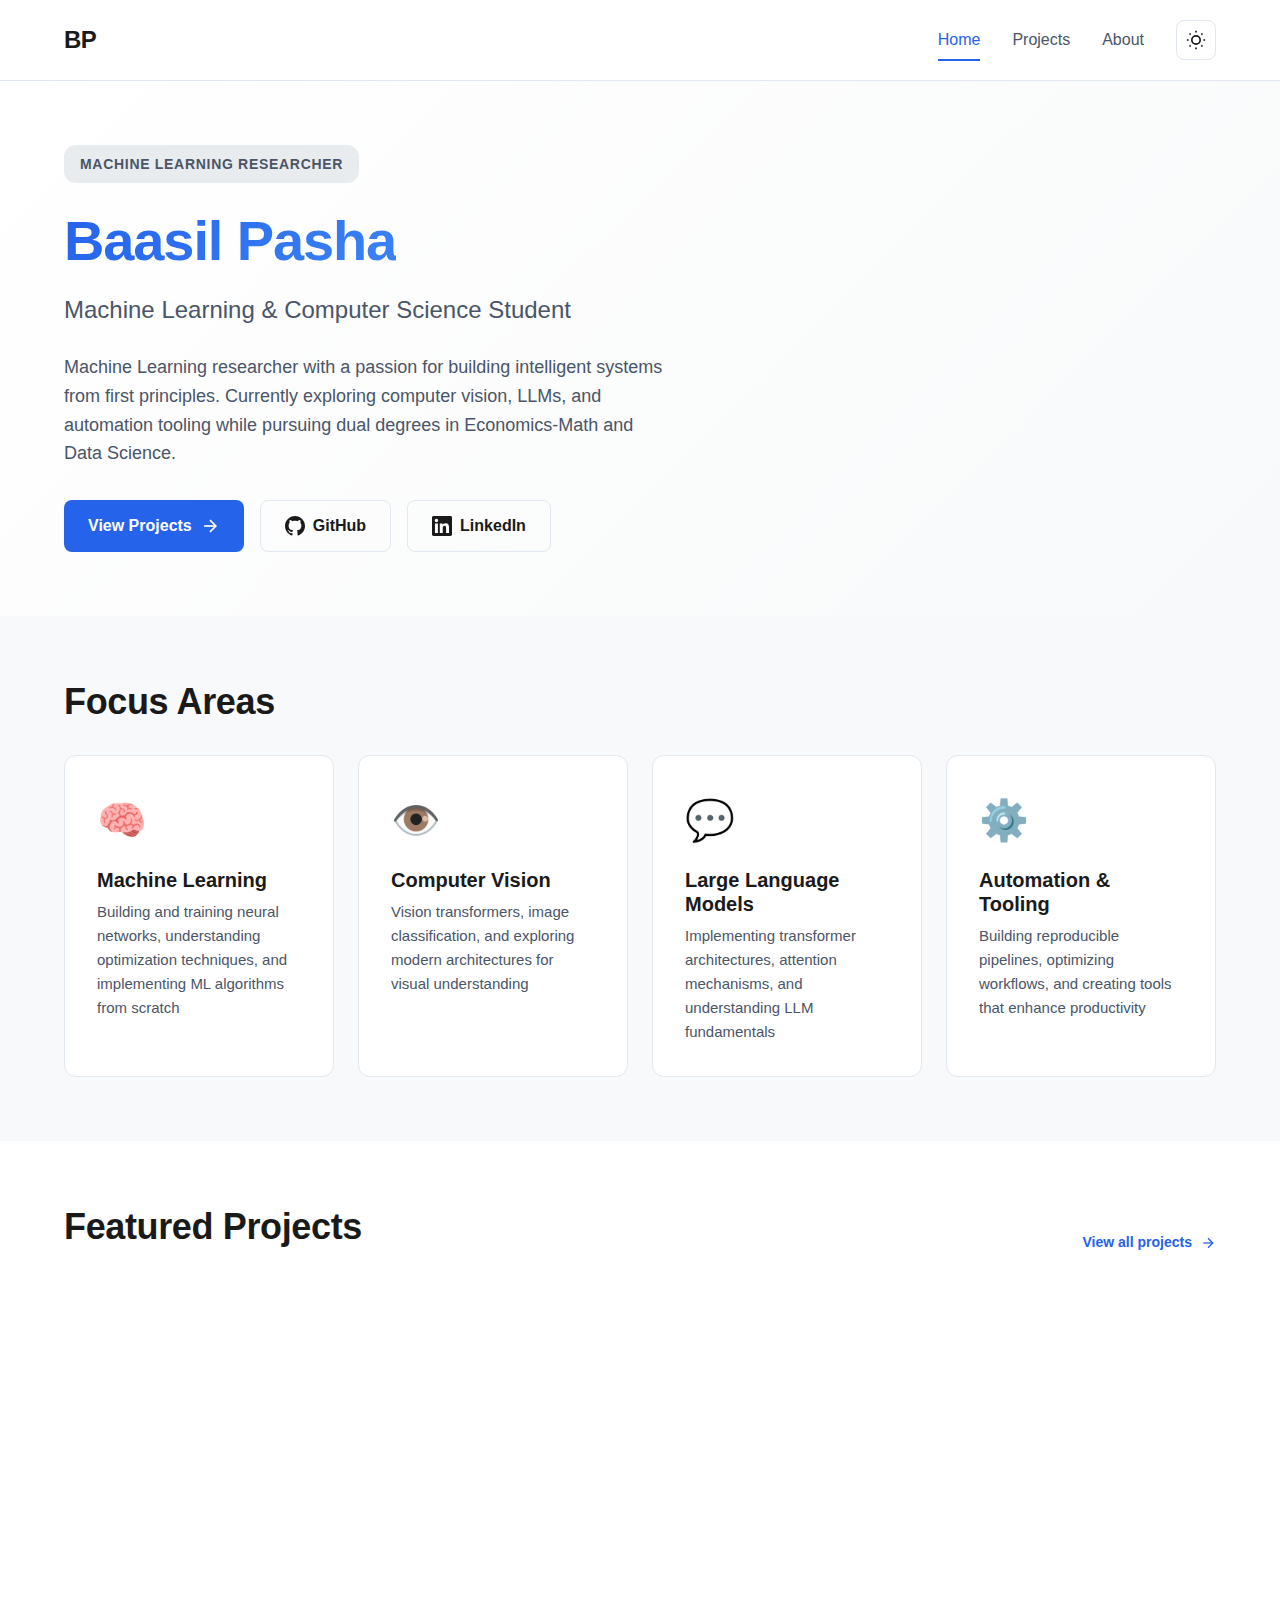
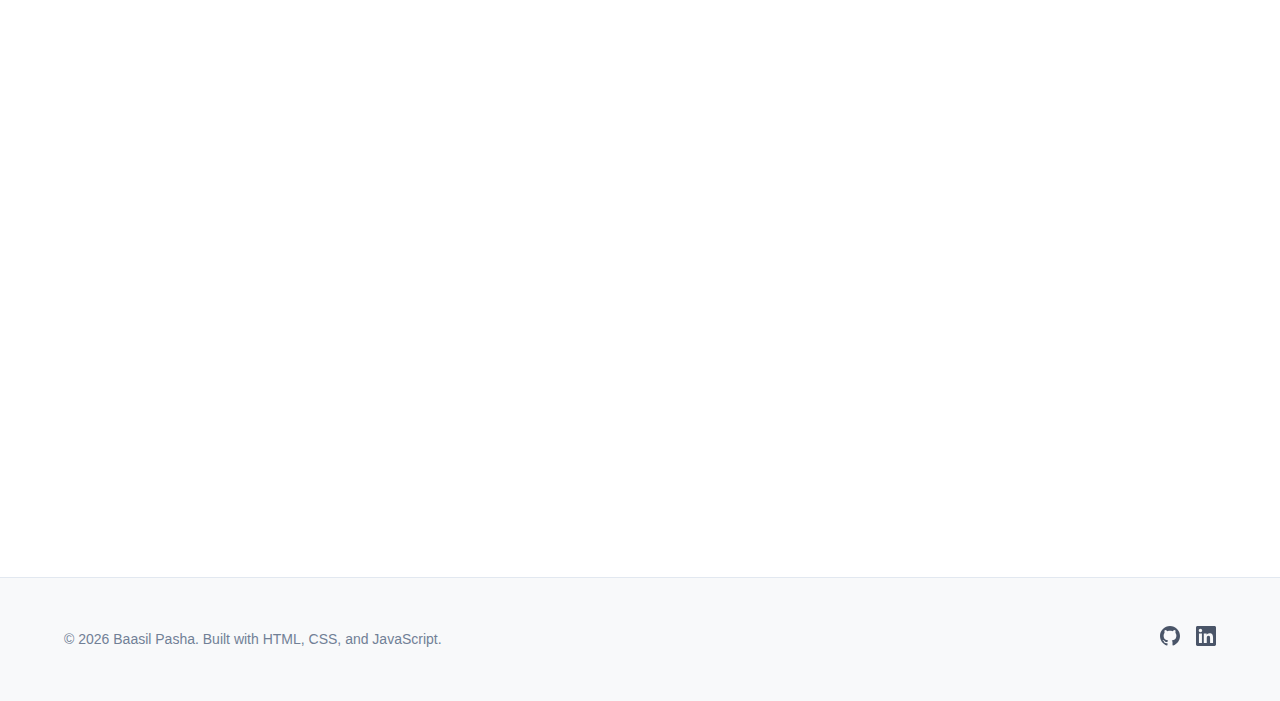
<file: index.html>
<!DOCTYPE html>
<html lang="en">
<head>
    <meta charset="UTF-8">
    <meta name="viewport" content="width=device-width, initial-scale=1.0">
    <meta name="description" content="Baasil Pasha - Machine Learning & Computer Science Student specializing in deep learning, computer vision, and AI research">
    <meta name="author" content="Baasil Pasha">
    <meta name="keywords" content="machine learning, computer vision, deep learning, AI, PyTorch, data science, research">
    
    <!-- Open Graph / Social Media -->
    <meta property="og:type" content="website">
    <meta property="og:url" content="https://baasilpasha.github.io">
    <meta property="og:title" content="Baasil Pasha - ML & CS Student">
    <meta property="og:description" content="Machine Learning researcher building intelligent systems from first principles">
    
    <title>Baasil Pasha - ML & Computer Science</title>
    
    <link rel="stylesheet" href="assets/css/style.css">
</head>
<body>
    <nav class="navbar" role="navigation" aria-label="Main navigation">
        <div class="container nav-container">
            <a href="index.html" class="logo" aria-label="Home">BP</a>
            
            <button class="menu-toggle" aria-label="Toggle menu" aria-expanded="false">
                <span class="hamburger"></span>
            </button>
            
            <div class="nav-menu">
                <a href="index.html" class="nav-link active">Home</a>
                <a href="projects.html" class="nav-link">Projects</a>
                <a href="about.html" class="nav-link">About</a>
                
                <button class="theme-toggle" aria-label="Toggle dark mode" title="Toggle theme">
                    <svg class="sun-icon" width="20" height="20" viewBox="0 0 24 24" fill="none" stroke="currentColor" stroke-width="2">
                        <circle cx="12" cy="12" r="5"></circle>
                        <line x1="12" y1="1" x2="12" y2="3"></line>
                        <line x1="12" y1="21" x2="12" y2="23"></line>
                        <line x1="4.22" y1="4.22" x2="5.64" y2="5.64"></line>
                        <line x1="18.36" y1="18.36" x2="19.78" y2="19.78"></line>
                        <line x1="1" y1="12" x2="3" y2="12"></line>
                        <line x1="21" y1="12" x2="23" y2="12"></line>
                        <line x1="4.22" y1="19.78" x2="5.64" y2="18.36"></line>
                        <line x1="18.36" y1="5.64" x2="19.78" y2="4.22"></line>
                    </svg>
                    <svg class="moon-icon" width="20" height="20" viewBox="0 0 24 24" fill="none" stroke="currentColor" stroke-width="2">
                        <path d="M21 12.79A9 9 0 1 1 11.21 3 7 7 0 0 0 21 12.79z"></path>
                    </svg>
                </button>
            </div>
        </div>
    </nav>

    <main>
        <!-- Hero Section -->
        <section class="hero">
            <div class="container">
                <div class="hero-content">
                    <div class="hero-badge">Machine Learning Researcher</div>
                    <h1 class="hero-title">
                        <span class="name-highlight" id="profile-name">Baasil Pasha</span>
                    </h1>
                    <p class="hero-subtitle" id="profile-title">Machine Learning & Computer Science Student</p>
                    <p class="hero-bio" id="profile-bio">
                        Machine Learning researcher with a passion for building intelligent systems from first principles.
                    </p>
                    
                    <div class="hero-actions">
                        <a href="projects.html" class="btn btn-primary">
                            View Projects
                            <svg width="20" height="20" viewBox="0 0 24 24" fill="none" stroke="currentColor" stroke-width="2">
                                <line x1="5" y1="12" x2="19" y2="12"></line>
                                <polyline points="12 5 19 12 12 19"></polyline>
                            </svg>
                        </a>
                        <a href="#" id="github-link" class="btn btn-secondary" target="_blank" rel="noopener noreferrer">
                            <svg width="20" height="20" viewBox="0 0 24 24" fill="currentColor">
                                <path d="M12 0c-6.626 0-12 5.373-12 12 0 5.302 3.438 9.8 8.207 11.387.599.111.793-.261.793-.577v-2.234c-3.338.726-4.033-1.416-4.033-1.416-.546-1.387-1.333-1.756-1.333-1.756-1.089-.745.083-.729.083-.729 1.205.084 1.839 1.237 1.839 1.237 1.07 1.834 2.807 1.304 3.492.997.107-.775.418-1.305.762-1.604-2.665-.305-5.467-1.334-5.467-5.931 0-1.311.469-2.381 1.236-3.221-.124-.303-.535-1.524.117-3.176 0 0 1.008-.322 3.301 1.23.957-.266 1.983-.399 3.003-.404 1.02.005 2.047.138 3.006.404 2.291-1.552 3.297-1.23 3.297-1.23.653 1.653.242 2.874.118 3.176.77.84 1.235 1.911 1.235 3.221 0 4.609-2.807 5.624-5.479 5.921.43.372.823 1.102.823 2.222v3.293c0 .319.192.694.801.576 4.765-1.589 8.199-6.086 8.199-11.386 0-6.627-5.373-12-12-12z"/>
                            </svg>
                            GitHub
                        </a>
                        <a href="#" id="linkedin-link" class="btn btn-secondary" target="_blank" rel="noopener noreferrer">
                            <svg width="20" height="20" viewBox="0 0 24 24" fill="currentColor">
                                <path d="M20.447 20.452h-3.554v-5.569c0-1.328-.027-3.037-1.852-3.037-1.853 0-2.136 1.445-2.136 2.939v5.667H9.351V9h3.414v1.561h.046c.477-.9 1.637-1.85 3.37-1.85 3.601 0 4.267 2.37 4.267 5.455v6.286zM5.337 7.433c-1.144 0-2.063-.926-2.063-2.065 0-1.138.92-2.063 2.063-2.063 1.14 0 2.064.925 2.064 2.063 0 1.139-.925 2.065-2.064 2.065zm1.782 13.019H3.555V9h3.564v11.452zM22.225 0H1.771C.792 0 0 .774 0 1.729v20.542C0 23.227.792 24 1.771 24h20.451C23.2 24 24 23.227 24 22.271V1.729C24 .774 23.2 0 22.222 0h.003z"/>
                            </svg>
                            LinkedIn
                        </a>
                    </div>
                </div>
            </div>
        </section>

        <!-- Focus Areas -->
        <section class="focus-areas">
            <div class="container">
                <h2 class="section-title">Focus Areas</h2>
                <div class="focus-grid" id="focus-grid">
                    <!-- Populated by JS -->
                </div>
            </div>
        </section>

        <!-- Featured Projects -->
        <section class="featured-projects">
            <div class="container">
                <div class="section-header">
                    <h2 class="section-title">Featured Projects</h2>
                    <a href="projects.html" class="view-all">
                        View all projects
                        <svg width="16" height="16" viewBox="0 0 24 24" fill="none" stroke="currentColor" stroke-width="2">
                            <line x1="5" y1="12" x2="19" y2="12"></line>
                            <polyline points="12 5 19 12 12 19"></polyline>
                        </svg>
                    </a>
                </div>
                
                <div class="projects-grid" id="featured-projects">
                    <!-- Populated by JS -->
                </div>
            </div>
        </section>
    </main>

    <footer class="footer">
        <div class="container">
            <div class="footer-content">
                <p>&copy; <span id="current-year"></span> Baasil Pasha. Built with HTML, CSS, and JavaScript.</p>
                <div class="footer-links">
                    <a href="#" id="footer-github" target="_blank" rel="noopener noreferrer" aria-label="GitHub">
                        <svg width="20" height="20" viewBox="0 0 24 24" fill="currentColor">
                            <path d="M12 0c-6.626 0-12 5.373-12 12 0 5.302 3.438 9.8 8.207 11.387.599.111.793-.261.793-.577v-2.234c-3.338.726-4.033-1.416-4.033-1.416-.546-1.387-1.333-1.756-1.333-1.756-1.089-.745.083-.729.083-.729 1.205.084 1.839 1.237 1.839 1.237 1.07 1.834 2.807 1.304 3.492.997.107-.775.418-1.305.762-1.604-2.665-.305-5.467-1.334-5.467-5.931 0-1.311.469-2.381 1.236-3.221-.124-.303-.535-1.524.117-3.176 0 0 1.008-.322 3.301 1.23.957-.266 1.983-.399 3.003-.404 1.02.005 2.047.138 3.006.404 2.291-1.552 3.297-1.23 3.297-1.23.653 1.653.242 2.874.118 3.176.77.84 1.235 1.911 1.235 3.221 0 4.609-2.807 5.624-5.479 5.921.43.372.823 1.102.823 2.222v3.293c0 .319.192.694.801.576 4.765-1.589 8.199-6.086 8.199-11.386 0-6.627-5.373-12-12-12z"/>
                        </svg>
                    </a>
                    <a href="#" id="footer-linkedin" target="_blank" rel="noopener noreferrer" aria-label="LinkedIn">
                        <svg width="20" height="20" viewBox="0 0 24 24" fill="currentColor">
                            <path d="M20.447 20.452h-3.554v-5.569c0-1.328-.027-3.037-1.852-3.037-1.853 0-2.136 1.445-2.136 2.939v5.667H9.351V9h3.414v1.561h.046c.477-.9 1.637-1.85 3.37-1.85 3.601 0 4.267 2.37 4.267 5.455v6.286zM5.337 7.433c-1.144 0-2.063-.926-2.063-2.065 0-1.138.92-2.063 2.063-2.063 1.14 0 2.064.925 2.064 2.063 0 1.139-.925 2.065-2.064 2.065zm1.782 13.019H3.555V9h3.564v11.452zM22.225 0H1.771C.792 0 0 .774 0 1.729v20.542C0 23.227.792 24 1.771 24h20.451C23.2 24 24 23.227 24 22.271V1.729C24 .774 23.2 0 22.222 0h.003z"/>
                        </svg>
                    </a>
                </div>
            </div>
        </div>
    </footer>

    <script src="assets/js/main.js"></script>
</body>
</html>
</file>
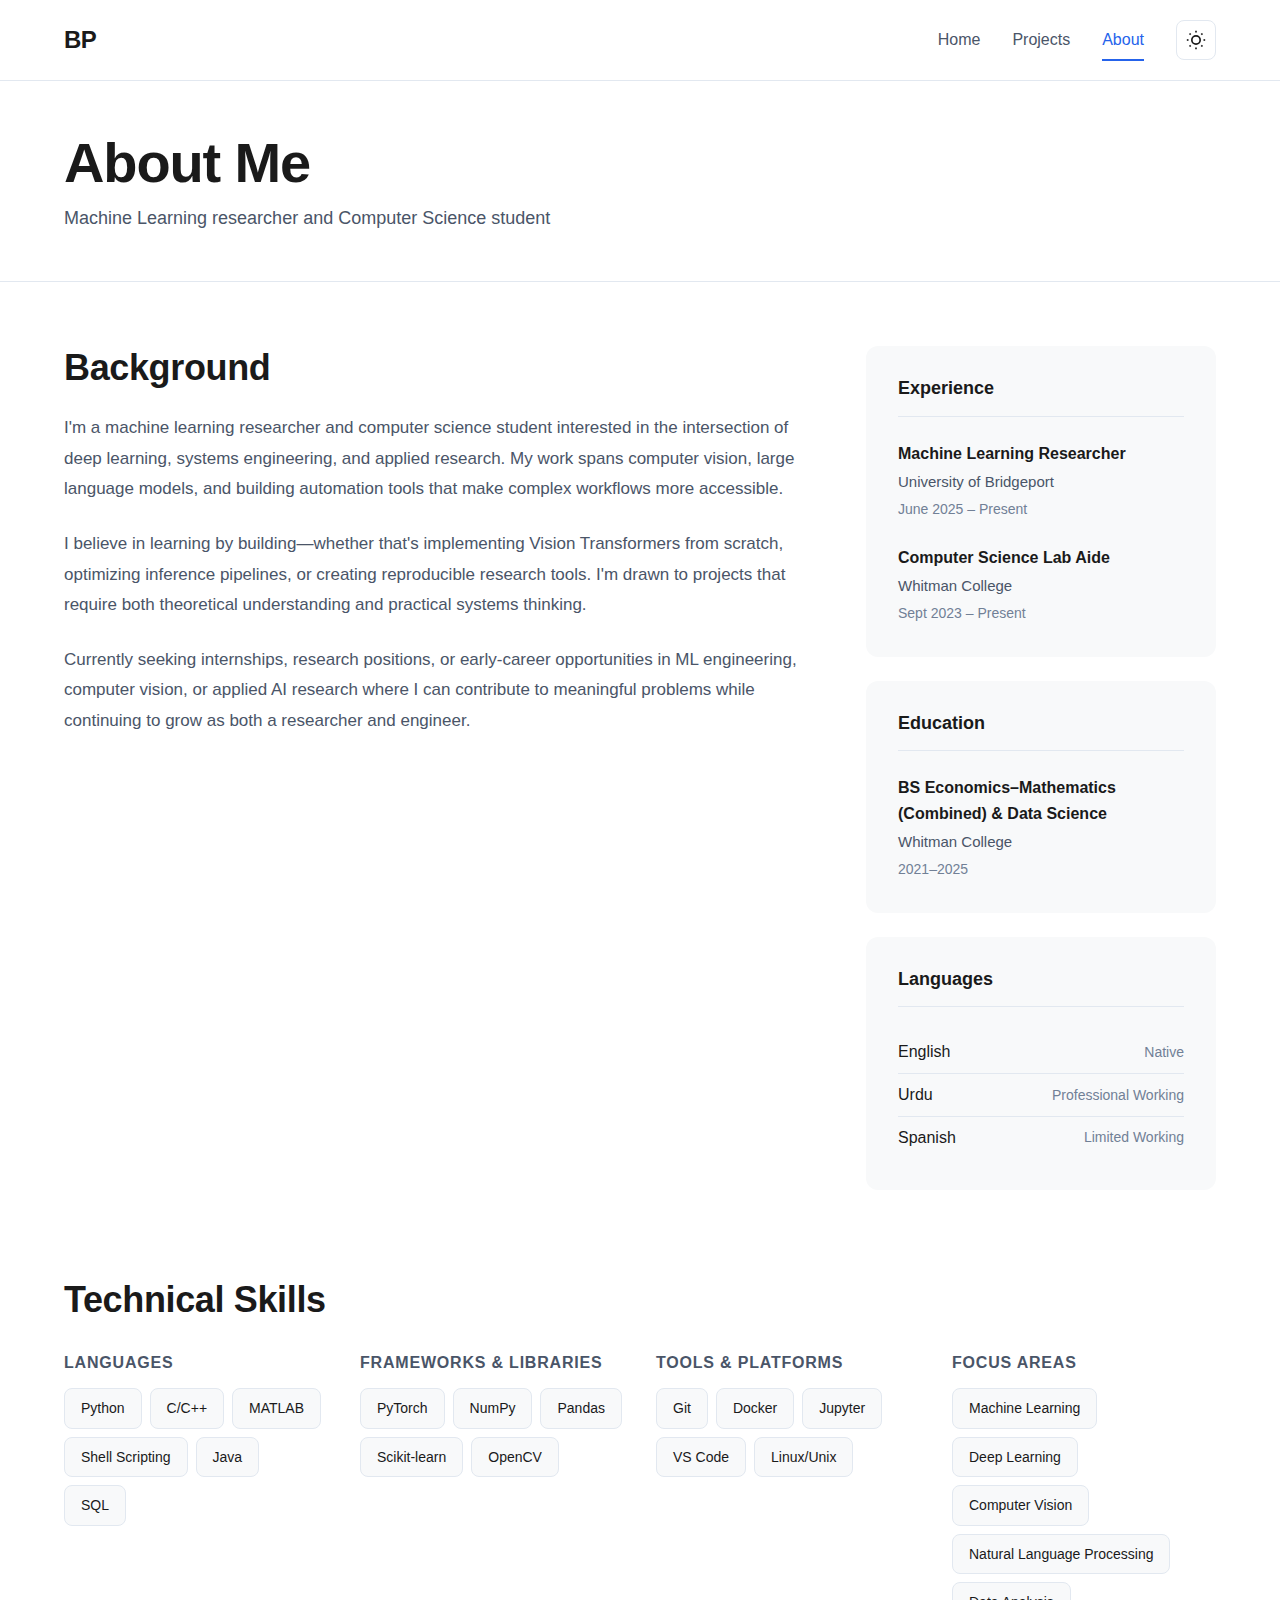
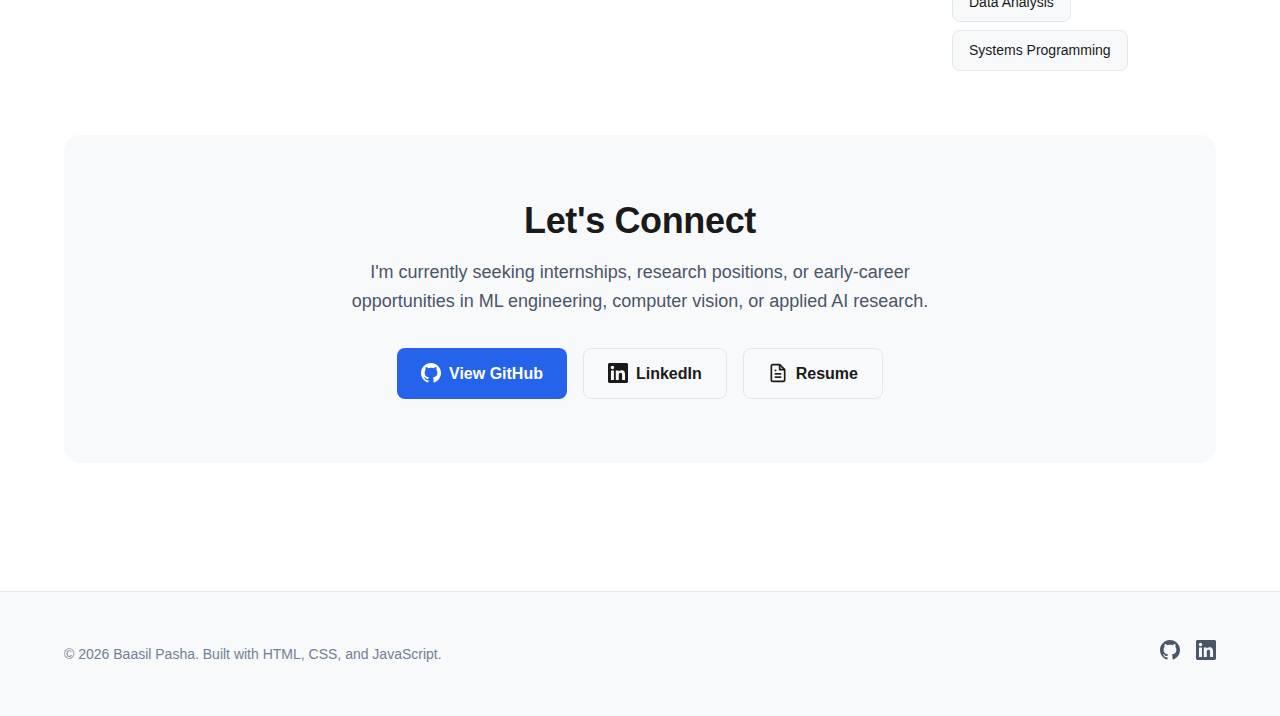
<file: about.html>
<!DOCTYPE html>
<html lang="en">
<head>
    <meta charset="UTF-8">
    <meta name="viewport" content="width=device-width, initial-scale=1.0">
    <meta name="description" content="About Baasil Pasha - Machine Learning researcher and Computer Science student">
    <meta name="author" content="Baasil Pasha">
    
    <title>About - Baasil Pasha</title>
    
    <link rel="stylesheet" href="assets/css/style.css">
</head>
<body>
    <nav class="navbar" role="navigation" aria-label="Main navigation">
        <div class="container nav-container">
            <a href="index.html" class="logo" aria-label="Home">BP</a>
            
            <button class="menu-toggle" aria-label="Toggle menu" aria-expanded="false">
                <span class="hamburger"></span>
            </button>
            
            <div class="nav-menu">
                <a href="index.html" class="nav-link">Home</a>
                <a href="projects.html" class="nav-link">Projects</a>
                <a href="about.html" class="nav-link active">About</a>
                
                <button class="theme-toggle" aria-label="Toggle dark mode" title="Toggle theme">
                    <svg class="sun-icon" width="20" height="20" viewBox="0 0 24 24" fill="none" stroke="currentColor" stroke-width="2">
                        <circle cx="12" cy="12" r="5"></circle>
                        <line x1="12" y1="1" x2="12" y2="3"></line>
                        <line x1="12" y1="21" x2="12" y2="23"></line>
                        <line x1="4.22" y1="4.22" x2="5.64" y2="5.64"></line>
                        <line x1="18.36" y1="18.36" x2="19.78" y2="19.78"></line>
                        <line x1="1" y1="12" x2="3" y2="12"></line>
                        <line x1="21" y1="12" x2="23" y2="12"></line>
                        <line x1="4.22" y1="19.78" x2="5.64" y2="18.36"></line>
                        <line x1="18.36" y1="5.64" x2="19.78" y2="4.22"></line>
                    </svg>
                    <svg class="moon-icon" width="20" height="20" viewBox="0 0 24 24" fill="none" stroke="currentColor" stroke-width="2">
                        <path d="M21 12.79A9 9 0 1 1 11.21 3 7 7 0 0 0 21 12.79z"></path>
                    </svg>
                </button>
            </div>
        </div>
    </nav>

    <main>
        <section class="page-header">
            <div class="container">
                <h1>About Me</h1>
                <p id="about-subtitle">Machine Learning researcher and Computer Science student</p>
            </div>
        </section>

        <section class="about-content">
            <div class="container">
                <div class="about-grid">
                    <!-- Story -->
                    <div class="about-story">
                        <h2>Background</h2>
                        <div id="about-narrative" class="narrative-text">
                            <!-- Populated by JS -->
                        </div>
                    </div>

                    <!-- Experience & Education -->
                    <div class="about-sidebar">
                        <div class="info-card">
                            <h3>Experience</h3>
                            <div id="experience-list">
                                <!-- Populated by JS -->
                            </div>
                        </div>

                        <div class="info-card">
                            <h3>Education</h3>
                            <div id="education-list">
                                <!-- Populated by JS -->
                            </div>
                        </div>

                        <div class="info-card">
                            <h3>Languages</h3>
                            <div id="languages-list">
                                <!-- Populated by JS -->
                            </div>
                        </div>
                    </div>
                </div>

                <!-- Skills Section -->
                <div class="skills-section">
                    <h2>Technical Skills</h2>
                    <div class="skills-grid" id="skills-grid">
                        <!-- Populated by JS -->
                    </div>
                </div>

                <!-- CTA Section -->
                <div class="about-cta">
                    <h2>Let's Connect</h2>
                    <p>I'm currently seeking internships, research positions, or early-career opportunities in ML engineering, computer vision, or applied AI research.</p>
                    <div class="cta-actions">
                        <a href="#" id="about-github" class="btn btn-primary" target="_blank" rel="noopener noreferrer">
                            <svg width="20" height="20" viewBox="0 0 24 24" fill="currentColor">
                                <path d="M12 0c-6.626 0-12 5.373-12 12 0 5.302 3.438 9.8 8.207 11.387.599.111.793-.261.793-.577v-2.234c-3.338.726-4.033-1.416-4.033-1.416-.546-1.387-1.333-1.756-1.333-1.756-1.089-.745.083-.729.083-.729 1.205.084 1.839 1.237 1.839 1.237 1.07 1.834 2.807 1.304 3.492.997.107-.775.418-1.305.762-1.604-2.665-.305-5.467-1.334-5.467-5.931 0-1.311.469-2.381 1.236-3.221-.124-.303-.535-1.524.117-3.176 0 0 1.008-.322 3.301 1.23.957-.266 1.983-.399 3.003-.404 1.02.005 2.047.138 3.006.404 2.291-1.552 3.297-1.23 3.297-1.23.653 1.653.242 2.874.118 3.176.77.84 1.235 1.911 1.235 3.221 0 4.609-2.807 5.624-5.479 5.921.43.372.823 1.102.823 2.222v3.293c0 .319.192.694.801.576 4.765-1.589 8.199-6.086 8.199-11.386 0-6.627-5.373-12-12-12z"/>
                            </svg>
                            View GitHub
                        </a>
                        <a href="#" id="about-linkedin" class="btn btn-secondary" target="_blank" rel="noopener noreferrer">
                            <svg width="20" height="20" viewBox="0 0 24 24" fill="currentColor">
                                <path d="M20.447 20.452h-3.554v-5.569c0-1.328-.027-3.037-1.852-3.037-1.853 0-2.136 1.445-2.136 2.939v5.667H9.351V9h3.414v1.561h.046c.477-.9 1.637-1.85 3.37-1.85 3.601 0 4.267 2.37 4.267 5.455v6.286zM5.337 7.433c-1.144 0-2.063-.926-2.063-2.065 0-1.138.92-2.063 2.063-2.063 1.14 0 2.064.925 2.064 2.063 0 1.139-.925 2.065-2.064 2.065zm1.782 13.019H3.555V9h3.564v11.452zM22.225 0H1.771C.792 0 0 .774 0 1.729v20.542C0 23.227.792 24 1.771 24h20.451C23.2 24 24 23.227 24 22.271V1.729C24 .774 23.2 0 22.222 0h.003z"/>
                            </svg>
                            LinkedIn
                        </a>
                        <a href="#" id="about-resume" class="btn btn-secondary">
                            <svg width="20" height="20" viewBox="0 0 24 24" fill="none" stroke="currentColor" stroke-width="2">
                                <path d="M14 2H6a2 2 0 0 0-2 2v16a2 2 0 0 0 2 2h12a2 2 0 0 0 2-2V8z"></path>
                                <polyline points="14 2 14 8 20 8"></polyline>
                                <line x1="16" y1="13" x2="8" y2="13"></line>
                                <line x1="16" y1="17" x2="8" y2="17"></line>
                                <polyline points="10 9 9 9 8 9"></polyline>
                            </svg>
                            Resume
                        </a>
                    </div>
                </div>
            </div>
        </section>
    </main>

    <footer class="footer">
        <div class="container">
            <div class="footer-content">
                <p>&copy; <span id="current-year"></span> Baasil Pasha. Built with HTML, CSS, and JavaScript.</p>
                <div class="footer-links">
                    <a href="#" id="footer-github" target="_blank" rel="noopener noreferrer" aria-label="GitHub">
                        <svg width="20" height="20" viewBox="0 0 24 24" fill="currentColor">
                            <path d="M12 0c-6.626 0-12 5.373-12 12 0 5.302 3.438 9.8 8.207 11.387.599.111.793-.261.793-.577v-2.234c-3.338.726-4.033-1.416-4.033-1.416-.546-1.387-1.333-1.756-1.333-1.756-1.089-.745.083-.729.083-.729 1.205.084 1.839 1.237 1.839 1.237 1.07 1.834 2.807 1.304 3.492.997.107-.775.418-1.305.762-1.604-2.665-.305-5.467-1.334-5.467-5.931 0-1.311.469-2.381 1.236-3.221-.124-.303-.535-1.524.117-3.176 0 0 1.008-.322 3.301 1.23.957-.266 1.983-.399 3.003-.404 1.02.005 2.047.138 3.006.404 2.291-1.552 3.297-1.23 3.297-1.23.653 1.653.242 2.874.118 3.176.77.84 1.235 1.911 1.235 3.221 0 4.609-2.807 5.624-5.479 5.921.43.372.823 1.102.823 2.222v3.293c0 .319.192.694.801.576 4.765-1.589 8.199-6.086 8.199-11.386 0-6.627-5.373-12-12-12z"/>
                        </svg>
                    </a>
                    <a href="#" id="footer-linkedin" target="_blank" rel="noopener noreferrer" aria-label="LinkedIn">
                        <svg width="20" height="20" viewBox="0 0 24 24" fill="currentColor">
                            <path d="M20.447 20.452h-3.554v-5.569c0-1.328-.027-3.037-1.852-3.037-1.853 0-2.136 1.445-2.136 2.939v5.667H9.351V9h3.414v1.561h.046c.477-.9 1.637-1.85 3.37-1.85 3.601 0 4.267 2.37 4.267 5.455v6.286zM5.337 7.433c-1.144 0-2.063-.926-2.063-2.065 0-1.138.92-2.063 2.063-2.063 1.14 0 2.064.925 2.064 2.063 0 1.139-.925 2.065-2.064 2.065zm1.782 13.019H3.555V9h3.564v11.452zM22.225 0H1.771C.792 0 0 .774 0 1.729v20.542C0 23.227.792 24 1.771 24h20.451C23.2 24 24 23.227 24 22.271V1.729C24 .774 23.2 0 22.222 0h.003z"/>
                        </svg>
                    </a>
                </div>
            </div>
        </div>
    </footer>

    <script src="assets/js/main.js"></script>
    <script>
        // About page specific logic
        document.addEventListener('DOMContentLoaded', async () => {
            try {
                const response = await fetch('content/site.json');
                const data = await response.json();
                
                // Render narrative
                const narrativeEl = document.getElementById('about-narrative');
                const paragraphs = data.profile.about.split('\n\n');
                narrativeEl.innerHTML = paragraphs.map(p => `<p>${p}</p>`).join('');
                
                // Render experience
                const experienceEl = document.getElementById('experience-list');
                experienceEl.innerHTML = data.experience.map(exp => `
                    <div class="info-item">
                        <div class="info-title">${exp.title}</div>
                        <div class="info-org">${exp.organization}</div>
                        <div class="info-period">${exp.period}</div>
                    </div>
                `).join('');
                
                // Render education
                const educationEl = document.getElementById('education-list');
                educationEl.innerHTML = data.education.map(edu => `
                    <div class="info-item">
                        <div class="info-title">${edu.degree}</div>
                        <div class="info-org">${edu.institution}</div>
                        <div class="info-period">${edu.period}</div>
                    </div>
                `).join('');
                
                // Render languages
                const languagesEl = document.getElementById('languages-list');
                languagesEl.innerHTML = data.languages.map(lang => `
                    <div class="language-item">
                        <span class="language-name">${lang.name}</span>
                        <span class="language-prof">${lang.proficiency}</span>
                    </div>
                `).join('');
                
                // Render skills
                const skillsEl = document.getElementById('skills-grid');
                const skillGroups = [
                    { title: 'Languages', items: data.skills.languages },
                    { title: 'Frameworks & Libraries', items: data.skills.frameworks },
                    { title: 'Tools & Platforms', items: data.skills.tools },
                    { title: 'Focus Areas', items: data.skills.areas }
                ];
                
                skillsEl.innerHTML = skillGroups.map(group => `
                    <div class="skill-group">
                        <h3>${group.title}</h3>
                        <div class="skill-tags">
                            ${group.items.map(item => `<span class="skill-tag">${item}</span>`).join('')}
                        </div>
                    </div>
                `).join('');
                
                // Set links
                document.getElementById('about-github').href = data.profile.links.github;
                document.getElementById('about-linkedin').href = data.profile.links.linkedin;
                document.getElementById('about-resume').href = data.profile.links.resume;
                
            } catch (error) {
                console.error('Error loading about data:', error);
            }
        });
    </script>
</body>
</html>
</file>
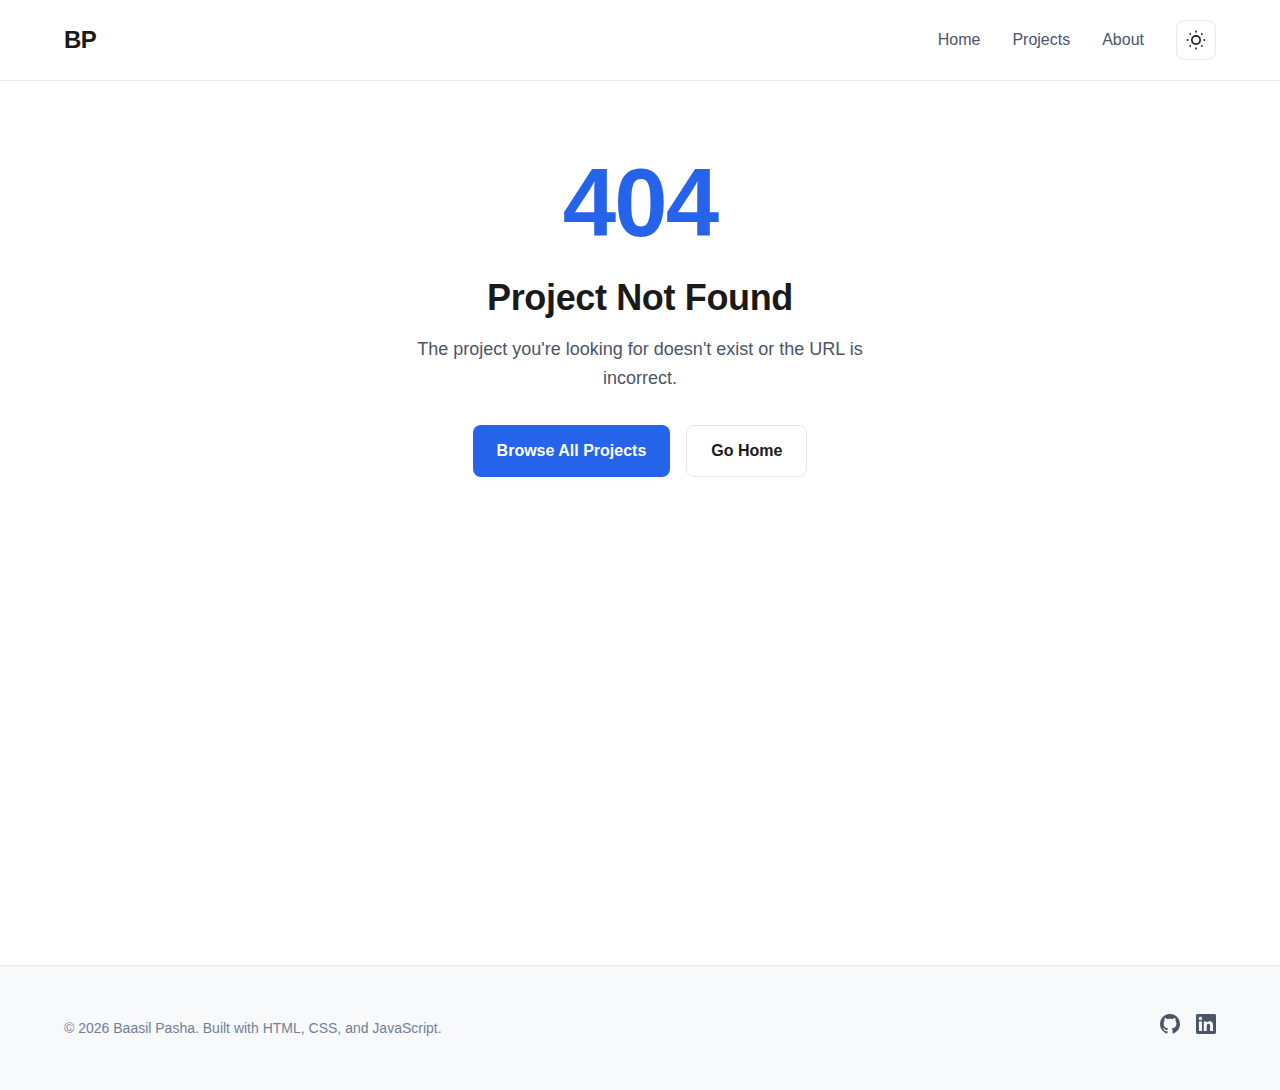
<file: project.html>
<!DOCTYPE html>
<html lang="en">
<head>
    <meta charset="UTF-8">
    <meta name="viewport" content="width=device-width, initial-scale=1.0">
    <meta name="description" content="Project details - Baasil Pasha">
    <meta name="author" content="Baasil Pasha">
    
    <title>Project - Baasil Pasha</title>
    
    <link rel="stylesheet" href="assets/css/style.css">
</head>
<body>
    <nav class="navbar" role="navigation" aria-label="Main navigation">
        <div class="container nav-container">
            <a href="index.html" class="logo" aria-label="Home">BP</a>
            
            <button class="menu-toggle" aria-label="Toggle menu" aria-expanded="false">
                <span class="hamburger"></span>
            </button>
            
            <div class="nav-menu">
                <a href="index.html" class="nav-link">Home</a>
                <a href="projects.html" class="nav-link">Projects</a>
                <a href="about.html" class="nav-link">About</a>
                
                <button class="theme-toggle" aria-label="Toggle dark mode" title="Toggle theme">
                    <svg class="sun-icon" width="20" height="20" viewBox="0 0 24 24" fill="none" stroke="currentColor" stroke-width="2">
                        <circle cx="12" cy="12" r="5"></circle>
                        <line x1="12" y1="1" x2="12" y2="3"></line>
                        <line x1="12" y1="21" x2="12" y2="23"></line>
                        <line x1="4.22" y1="4.22" x2="5.64" y2="5.64"></line>
                        <line x1="18.36" y1="18.36" x2="19.78" y2="19.78"></line>
                        <line x1="1" y1="12" x2="3" y2="12"></line>
                        <line x1="21" y1="12" x2="23" y2="12"></line>
                        <line x1="4.22" y1="19.78" x2="5.64" y2="18.36"></line>
                        <line x1="18.36" y1="5.64" x2="19.78" y2="4.22"></line>
                    </svg>
                    <svg class="moon-icon" width="20" height="20" viewBox="0 0 24 24" fill="none" stroke="currentColor" stroke-width="2">
                        <path d="M21 12.79A9 9 0 1 1 11.21 3 7 7 0 0 0 21 12.79z"></path>
                    </svg>
                </button>
            </div>
        </div>
    </nav>

    <main>
        <!-- Project Detail Content -->
        <div id="project-content">
            <!-- Populated by JS or show 404 -->
        </div>

        <!-- 404 Error -->
        <section id="project-404" class="project-404" style="display: none;">
            <div class="container">
                <div class="error-content">
                    <h1>404</h1>
                    <h2>Project Not Found</h2>
                    <p>The project you're looking for doesn't exist or the URL is incorrect.</p>
                    <div class="error-actions">
                        <a href="projects.html" class="btn btn-primary">Browse All Projects</a>
                        <a href="index.html" class="btn btn-secondary">Go Home</a>
                    </div>
                </div>
            </div>
        </section>
    </main>

    <footer class="footer">
        <div class="container">
            <div class="footer-content">
                <p>&copy; <span id="current-year"></span> Baasil Pasha. Built with HTML, CSS, and JavaScript.</p>
                <div class="footer-links">
                    <a href="#" id="footer-github" target="_blank" rel="noopener noreferrer" aria-label="GitHub">
                        <svg width="20" height="20" viewBox="0 0 24 24" fill="currentColor">
                            <path d="M12 0c-6.626 0-12 5.373-12 12 0 5.302 3.438 9.8 8.207 11.387.599.111.793-.261.793-.577v-2.234c-3.338.726-4.033-1.416-4.033-1.416-.546-1.387-1.333-1.756-1.333-1.756-1.089-.745.083-.729.083-.729 1.205.084 1.839 1.237 1.839 1.237 1.07 1.834 2.807 1.304 3.492.997.107-.775.418-1.305.762-1.604-2.665-.305-5.467-1.334-5.467-5.931 0-1.311.469-2.381 1.236-3.221-.124-.303-.535-1.524.117-3.176 0 0 1.008-.322 3.301 1.23.957-.266 1.983-.399 3.003-.404 1.02.005 2.047.138 3.006.404 2.291-1.552 3.297-1.23 3.297-1.23.653 1.653.242 2.874.118 3.176.77.84 1.235 1.911 1.235 3.221 0 4.609-2.807 5.624-5.479 5.921.43.372.823 1.102.823 2.222v3.293c0 .319.192.694.801.576 4.765-1.589 8.199-6.086 8.199-11.386 0-6.627-5.373-12-12-12z"/>
                        </svg>
                    </a>
                    <a href="#" id="footer-linkedin" target="_blank" rel="noopener noreferrer" aria-label="LinkedIn">
                        <svg width="20" height="20" viewBox="0 0 24 24" fill="currentColor">
                            <path d="M20.447 20.452h-3.554v-5.569c0-1.328-.027-3.037-1.852-3.037-1.853 0-2.136 1.445-2.136 2.939v5.667H9.351V9h3.414v1.561h.046c.477-.9 1.637-1.85 3.37-1.85 3.601 0 4.267 2.37 4.267 5.455v6.286zM5.337 7.433c-1.144 0-2.063-.926-2.063-2.065 0-1.138.92-2.063 2.063-2.063 1.14 0 2.064.925 2.064 2.063 0 1.139-.925 2.065-2.064 2.065zm1.782 13.019H3.555V9h3.564v11.452zM22.225 0H1.771C.792 0 0 .774 0 1.729v20.542C0 23.227.792 24 1.771 24h20.451C23.2 24 24 23.227 24 22.271V1.729C24 .774 23.2 0 22.222 0h.003z"/>
                        </svg>
                    </a>
                </div>
            </div>
        </div>
    </footer>

    <script src="assets/js/main.js"></script>
    <script>
        // Project detail page logic
        document.addEventListener('DOMContentLoaded', async () => {
            const urlParams = new URLSearchParams(window.location.search);
            const projectId = urlParams.get('id');
            
            if (!projectId) {
                show404();
                return;
            }

            try {
                const response = await fetch('content/site.json');
                const data = await response.json();
                const project = data.projects.find(p => p.id === projectId);

                if (!project) {
                    show404();
                    return;
                }

                renderProject(project);
                document.title = `${project.name} - Baasil Pasha`;
            } catch (error) {
                console.error('Error loading project:', error);
                show404();
            }
        });

        function show404() {
            document.getElementById('project-404').style.display = 'block';
        }

        function renderProject(project) {
            const container = document.getElementById('project-content');
            
            const badges = [];
            if (project.featured) {
                badges.push('<span class="badge badge-featured">Featured</span>');
            }
            if (project.isFork) {
                badges.push('<span class="badge badge-fork">Fork</span>');
            }
            
            const tagsHtml = project.tags.map(tag => 
                `<span class="tag">${tag}</span>`
            ).join('');

            const highlightsHtml = project.highlights && project.highlights.length > 0
                ? `<div class="project-section">
                    <h2>Key Highlights</h2>
                    <ul class="highlight-list">
                        ${project.highlights.map(h => `<li>${h}</li>`).join('')}
                    </ul>
                   </div>`
                : '';

            const bulletsHtml = project.bullets && project.bullets.length > 0
                ? `<div class="project-section">
                    <h2>What's Inside</h2>
                    <ul class="bullet-list">
                        ${project.bullets.map(b => `<li>${b}</li>`).join('')}
                    </ul>
                   </div>`
                : '';

            const forkNotice = project.isFork && project.upstream
                ? `<div class="fork-notice">
                    <svg width="16" height="16" viewBox="0 0 24 24" fill="none" stroke="currentColor" stroke-width="2">
                        <circle cx="12" cy="18" r="3"></circle>
                        <circle cx="6" cy="6" r="3"></circle>
                        <circle cx="18" cy="6" r="3"></circle>
                        <path d="M18 9v1a2 2 0 0 1-2 2H8a2 2 0 0 1-2-2V9"></path>
                        <path d="M12 12v3"></path>
                    </svg>
                    <span>Forked from <a href="${project.upstream}" target="_blank" rel="noopener noreferrer">${project.upstream.split('/').slice(-2).join('/')}</a></span>
                   </div>`
                : '';

            container.innerHTML = `
                <section class="project-detail">
                    <div class="container">
                        <div class="breadcrumb">
                            <a href="index.html">Home</a>
                            <span>/</span>
                            <a href="projects.html">Projects</a>
                            <span>/</span>
                            <span>${project.name}</span>
                        </div>

                        <div class="project-header">
                            <div class="project-title-row">
                                <h1>${project.name}</h1>
                                <div class="project-badges">
                                    ${badges.join('')}
                                </div>
                            </div>
                            ${forkNotice}
                            <p class="project-summary">${project.summary}</p>
                            <div class="project-tags">
                                ${tagsHtml}
                            </div>
                        </div>

                        ${highlightsHtml}
                        ${bulletsHtml}

                        <div class="project-actions">
                            <a href="${project.repo}" class="btn btn-primary" target="_blank" rel="noopener noreferrer">
                                <svg width="20" height="20" viewBox="0 0 24 24" fill="currentColor">
                                    <path d="M12 0c-6.626 0-12 5.373-12 12 0 5.302 3.438 9.8 8.207 11.387.599.111.793-.261.793-.577v-2.234c-3.338.726-4.033-1.416-4.033-1.416-.546-1.387-1.333-1.756-1.333-1.756-1.089-.745.083-.729.083-.729 1.205.084 1.839 1.237 1.839 1.237 1.07 1.834 2.807 1.304 3.492.997.107-.775.418-1.305.762-1.604-2.665-.305-5.467-1.334-5.467-5.931 0-1.311.469-2.381 1.236-3.221-.124-.303-.535-1.524.117-3.176 0 0 1.008-.322 3.301 1.23.957-.266 1.983-.399 3.003-.404 1.02.005 2.047.138 3.006.404 2.291-1.552 3.297-1.23 3.297-1.23.653 1.653.242 2.874.118 3.176.77.84 1.235 1.911 1.235 3.221 0 4.609-2.807 5.624-5.479 5.921.43.372.823 1.102.823 2.222v3.293c0 .319.192.694.801.576 4.765-1.589 8.199-6.086 8.199-11.386 0-6.627-5.373-12-12-12z"/>
                                </svg>
                                View on GitHub
                            </a>
                            <a href="projects.html" class="btn btn-secondary">
                                <svg width="20" height="20" viewBox="0 0 24 24" fill="none" stroke="currentColor" stroke-width="2">
                                    <line x1="19" y1="12" x2="5" y2="12"></line>
                                    <polyline points="12 19 5 12 12 5"></polyline>
                                </svg>
                                Back to Projects
                            </a>
                        </div>
                    </div>
                </section>
            `;
        }
    </script>
</body>
</html>
</file>
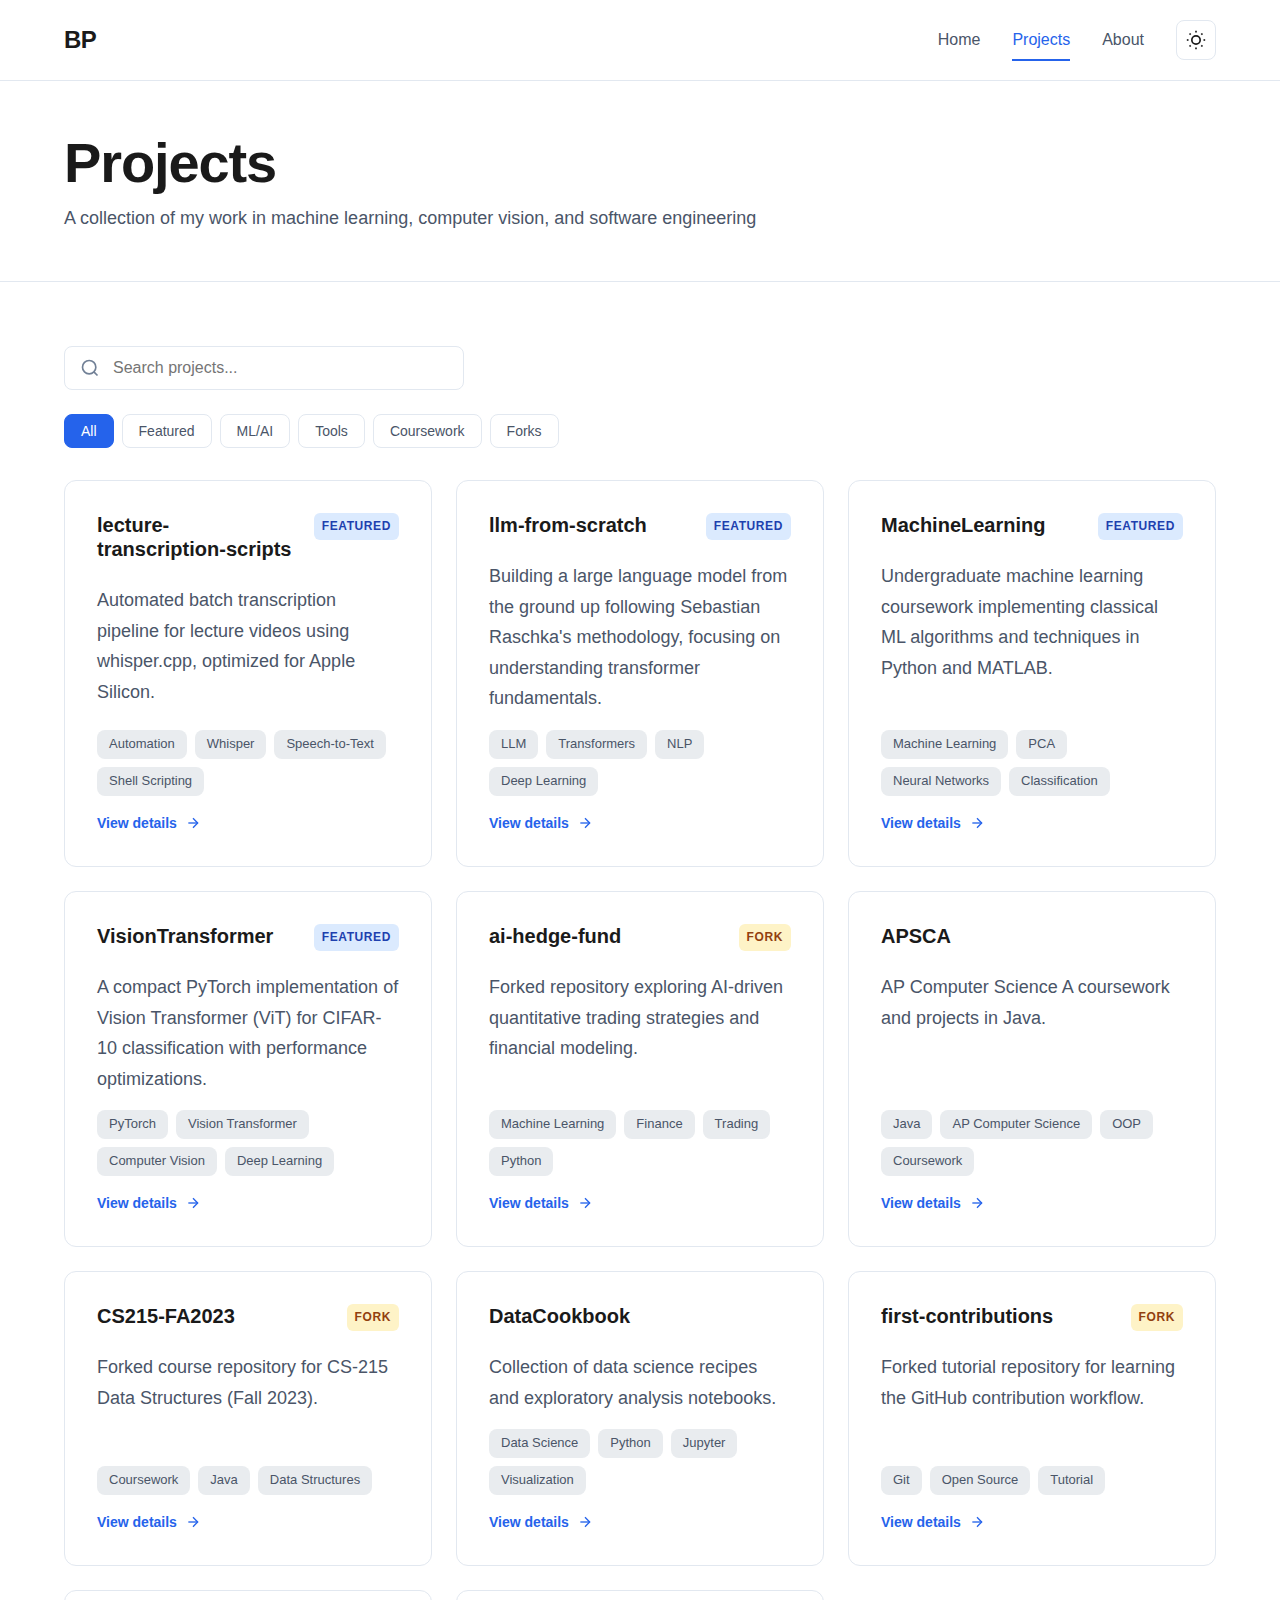
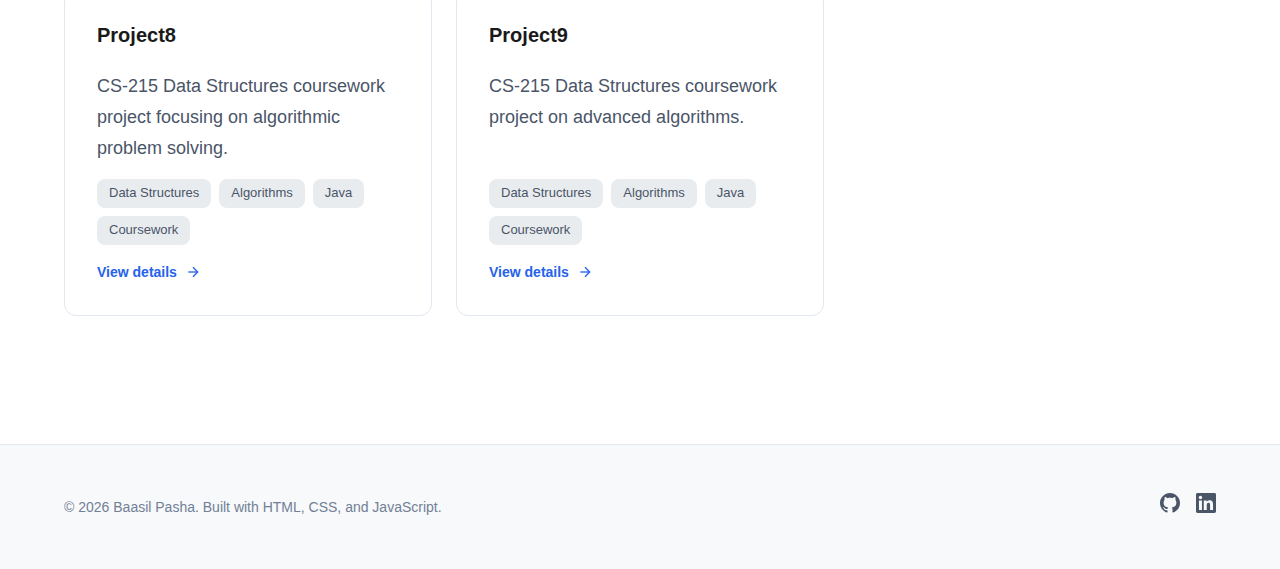
<file: projects.html>
<!DOCTYPE html>
<html lang="en">
<head>
    <meta charset="UTF-8">
    <meta name="viewport" content="width=device-width, initial-scale=1.0">
    <meta name="description" content="Projects by Baasil Pasha - Machine learning, computer vision, and automation projects">
    <meta name="author" content="Baasil Pasha">
    
    <title>Projects - Baasil Pasha</title>
    
    <link rel="stylesheet" href="assets/css/style.css">
</head>
<body>
    <nav class="navbar" role="navigation" aria-label="Main navigation">
        <div class="container nav-container">
            <a href="index.html" class="logo" aria-label="Home">BP</a>
            
            <button class="menu-toggle" aria-label="Toggle menu" aria-expanded="false">
                <span class="hamburger"></span>
            </button>
            
            <div class="nav-menu">
                <a href="index.html" class="nav-link">Home</a>
                <a href="projects.html" class="nav-link active">Projects</a>
                <a href="about.html" class="nav-link">About</a>
                
                <button class="theme-toggle" aria-label="Toggle dark mode" title="Toggle theme">
                    <svg class="sun-icon" width="20" height="20" viewBox="0 0 24 24" fill="none" stroke="currentColor" stroke-width="2">
                        <circle cx="12" cy="12" r="5"></circle>
                        <line x1="12" y1="1" x2="12" y2="3"></line>
                        <line x1="12" y1="21" x2="12" y2="23"></line>
                        <line x1="4.22" y1="4.22" x2="5.64" y2="5.64"></line>
                        <line x1="18.36" y1="18.36" x2="19.78" y2="19.78"></line>
                        <line x1="1" y1="12" x2="3" y2="12"></line>
                        <line x1="21" y1="12" x2="23" y2="12"></line>
                        <line x1="4.22" y1="19.78" x2="5.64" y2="18.36"></line>
                        <line x1="18.36" y1="5.64" x2="19.78" y2="4.22"></line>
                    </svg>
                    <svg class="moon-icon" width="20" height="20" viewBox="0 0 24 24" fill="none" stroke="currentColor" stroke-width="2">
                        <path d="M21 12.79A9 9 0 1 1 11.21 3 7 7 0 0 0 21 12.79z"></path>
                    </svg>
                </button>
            </div>
        </div>
    </nav>

    <main>
        <section class="page-header">
            <div class="container">
                <h1>Projects</h1>
                <p>A collection of my work in machine learning, computer vision, and software engineering</p>
            </div>
        </section>

        <section class="projects-section">
            <div class="container">
                <!-- Search and Filters -->
                <div class="projects-controls">
                    <div class="search-box">
                        <svg class="search-icon" width="20" height="20" viewBox="0 0 24 24" fill="none" stroke="currentColor" stroke-width="2">
                            <circle cx="11" cy="11" r="8"></circle>
                            <path d="m21 21-4.35-4.35"></path>
                        </svg>
                        <input 
                            type="search" 
                            id="project-search" 
                            placeholder="Search projects..."
                            aria-label="Search projects"
                        >
                    </div>
                    
                    <div class="filter-group">
                        <button class="filter-btn active" data-filter="all">All</button>
                        <button class="filter-btn" data-filter="featured">Featured</button>
                        <button class="filter-btn" data-filter="ml">ML/AI</button>
                        <button class="filter-btn" data-filter="tools">Tools</button>
                        <button class="filter-btn" data-filter="coursework">Coursework</button>
                        <button class="filter-btn" data-filter="forks">Forks</button>
                    </div>
                </div>

                <!-- Projects Grid -->
                <div class="projects-grid" id="projects-grid">
                    <!-- Populated by JS -->
                </div>

                <!-- No Results Message -->
                <div id="no-results" class="no-results" style="display: none;">
                    <p>No projects found matching your criteria.</p>
                </div>
            </div>
        </section>
    </main>

    <footer class="footer">
        <div class="container">
            <div class="footer-content">
                <p>&copy; <span id="current-year"></span> Baasil Pasha. Built with HTML, CSS, and JavaScript.</p>
                <div class="footer-links">
                    <a href="#" id="footer-github" target="_blank" rel="noopener noreferrer" aria-label="GitHub">
                        <svg width="20" height="20" viewBox="0 0 24 24" fill="currentColor">
                            <path d="M12 0c-6.626 0-12 5.373-12 12 0 5.302 3.438 9.8 8.207 11.387.599.111.793-.261.793-.577v-2.234c-3.338.726-4.033-1.416-4.033-1.416-.546-1.387-1.333-1.756-1.333-1.756-1.089-.745.083-.729.083-.729 1.205.084 1.839 1.237 1.839 1.237 1.07 1.834 2.807 1.304 3.492.997.107-.775.418-1.305.762-1.604-2.665-.305-5.467-1.334-5.467-5.931 0-1.311.469-2.381 1.236-3.221-.124-.303-.535-1.524.117-3.176 0 0 1.008-.322 3.301 1.23.957-.266 1.983-.399 3.003-.404 1.02.005 2.047.138 3.006.404 2.291-1.552 3.297-1.23 3.297-1.23.653 1.653.242 2.874.118 3.176.77.84 1.235 1.911 1.235 3.221 0 4.609-2.807 5.624-5.479 5.921.43.372.823 1.102.823 2.222v3.293c0 .319.192.694.801.576 4.765-1.589 8.199-6.086 8.199-11.386 0-6.627-5.373-12-12-12z"/>
                        </svg>
                    </a>
                    <a href="#" id="footer-linkedin" target="_blank" rel="noopener noreferrer" aria-label="LinkedIn">
                        <svg width="20" height="20" viewBox="0 0 24 24" fill="currentColor">
                            <path d="M20.447 20.452h-3.554v-5.569c0-1.328-.027-3.037-1.852-3.037-1.853 0-2.136 1.445-2.136 2.939v5.667H9.351V9h3.414v1.561h.046c.477-.9 1.637-1.85 3.37-1.85 3.601 0 4.267 2.37 4.267 5.455v6.286zM5.337 7.433c-1.144 0-2.063-.926-2.063-2.065 0-1.138.92-2.063 2.063-2.063 1.14 0 2.064.925 2.064 2.063 0 1.139-.925 2.065-2.064 2.065zm1.782 13.019H3.555V9h3.564v11.452zM22.225 0H1.771C.792 0 0 .774 0 1.729v20.542C0 23.227.792 24 1.771 24h20.451C23.2 24 24 23.227 24 22.271V1.729C24 .774 23.2 0 22.222 0h.003z"/>
                        </svg>
                    </a>
                </div>
            </div>
        </div>
    </footer>

    <script src="assets/js/main.js"></script>
    <script src="assets/js/projects.js"></script>
</body>
</html>
</file>
<file: assets/css/style.css>
/* =================================
   CSS Variables & Theme System
   ================================= */

:root {
    /* Colors - Light Theme */
    --bg-primary: #ffffff;
    --bg-secondary: #f8f9fa;
    --bg-tertiary: #e9ecef;
    --text-primary: #1a1a1a;
    --text-secondary: #4a5568;
    --text-tertiary: #718096;
    --accent-primary: #2563eb;
    --accent-secondary: #3b82f6;
    --accent-hover: #1d4ed8;
    --border-color: #e2e8f0;
    --shadow-sm: 0 1px 3px rgba(0, 0, 0, 0.05);
    --shadow-md: 0 4px 6px rgba(0, 0, 0, 0.07);
    --shadow-lg: 0 10px 25px rgba(0, 0, 0, 0.1);
    --code-bg: #f1f5f9;
    --success: #10b981;
    --warning: #f59e0b;

    /* Spacing */
    --spacing-xs: 0.25rem;
    --spacing-sm: 0.5rem;
    --spacing-md: 1rem;
    --spacing-lg: 1.5rem;
    --spacing-xl: 2rem;
    --spacing-2xl: 3rem;
    --spacing-3xl: 4rem;

    /* Typography */
    --font-sans: -apple-system, BlinkMacSystemFont, "Segoe UI", Roboto, "Helvetica Neue", Arial, sans-serif;
    --font-mono: "SF Mono", Monaco, "Cascadia Code", "Roboto Mono", Consolas, "Courier New", monospace;
    
    /* Border Radius */
    --radius-sm: 0.375rem;
    --radius-md: 0.5rem;
    --radius-lg: 0.75rem;
    --radius-xl: 1rem;

    /* Transitions */
    --transition-fast: 150ms ease;
    --transition-base: 250ms ease;
    --transition-slow: 350ms ease;

    /* Container */
    --container-max: 1200px;
    --container-padding: 1.5rem;
}

[data-theme="dark"] {
    --bg-primary: #0f172a;
    --bg-secondary: #1e293b;
    --bg-tertiary: #334155;
    --text-primary: #f1f5f9;
    --text-secondary: #cbd5e1;
    --text-tertiary: #94a3b8;
    --accent-primary: #3b82f6;
    --accent-secondary: #60a5fa;
    --accent-hover: #2563eb;
    --border-color: #334155;
    --shadow-sm: 0 1px 3px rgba(0, 0, 0, 0.3);
    --shadow-md: 0 4px 6px rgba(0, 0, 0, 0.4);
    --shadow-lg: 0 10px 25px rgba(0, 0, 0, 0.5);
    --code-bg: #1e293b;
}

/* =================================
   Reset & Base Styles
   ================================= */

*,
*::before,
*::after {
    box-sizing: border-box;
    margin: 0;
    padding: 0;
}

html {
    font-size: 16px;
    scroll-behavior: smooth;
}

body {
    font-family: var(--font-sans);
    background-color: var(--bg-primary);
    color: var(--text-primary);
    line-height: 1.6;
    transition: background-color var(--transition-base), color var(--transition-base);
    -webkit-font-smoothing: antialiased;
    -moz-osx-font-smoothing: grayscale;
}

/* Reduced Motion */
@media (prefers-reduced-motion: reduce) {
    *,
    *::before,
    *::after {
        animation-duration: 0.01ms !important;
        animation-iteration-count: 1 !important;
        transition-duration: 0.01ms !important;
        scroll-behavior: auto !important;
    }
}

/* =================================
   Typography
   ================================= */

h1, h2, h3, h4, h5, h6 {
    font-weight: 700;
    line-height: 1.2;
    color: var(--text-primary);
}

h1 {
    font-size: clamp(2rem, 5vw, 3.5rem);
    letter-spacing: -0.02em;
}

h2 {
    font-size: clamp(1.5rem, 4vw, 2.25rem);
    letter-spacing: -0.01em;
}

h3 {
    font-size: clamp(1.25rem, 3vw, 1.75rem);
}

p {
    color: var(--text-secondary);
    margin-bottom: var(--spacing-md);
}

a {
    color: var(--accent-primary);
    text-decoration: none;
    transition: color var(--transition-fast);
}

a:hover {
    color: var(--accent-hover);
}

a:focus-visible {
    outline: 2px solid var(--accent-primary);
    outline-offset: 2px;
    border-radius: var(--radius-sm);
}

/* =================================
   Container & Layout
   ================================= */

.container {
    max-width: var(--container-max);
    margin: 0 auto;
    padding: 0 var(--container-padding);
}

main {
    min-height: calc(100vh - 80px);
}

/* =================================
   Navigation
   ================================= */

.navbar {
    background-color: var(--bg-primary);
    border-bottom: 1px solid var(--border-color);
    position: sticky;
    top: 0;
    z-index: 100;
    transition: background-color var(--transition-base), border-color var(--transition-base);
}

.nav-container {
    display: flex;
    justify-content: space-between;
    align-items: center;
    padding-top: var(--spacing-md);
    padding-bottom: var(--spacing-md);
    height: 80px;
}

.logo {
    font-size: 1.5rem;
    font-weight: 700;
    color: var(--text-primary);
    letter-spacing: -0.02em;
}

.logo:hover {
    color: var(--accent-primary);
}

.nav-menu {
    display: flex;
    align-items: center;
    gap: var(--spacing-xl);
}

.nav-link {
    font-weight: 500;
    color: var(--text-secondary);
    position: relative;
    padding: var(--spacing-sm) 0;
    transition: color var(--transition-fast);
}

.nav-link:hover {
    color: var(--text-primary);
}

.nav-link.active {
    color: var(--accent-primary);
}

.nav-link.active::after {
    content: '';
    position: absolute;
    bottom: 0;
    left: 0;
    right: 0;
    height: 2px;
    background-color: var(--accent-primary);
}

/* Mobile Menu Toggle */
.menu-toggle {
    display: none;
    flex-direction: column;
    justify-content: center;
    align-items: center;
    width: 40px;
    height: 40px;
    background: transparent;
    border: none;
    cursor: pointer;
    padding: 0;
}

.hamburger {
    width: 24px;
    height: 2px;
    background-color: var(--text-primary);
    position: relative;
    transition: background-color var(--transition-fast);
}

.hamburger::before,
.hamburger::after {
    content: '';
    position: absolute;
    width: 24px;
    height: 2px;
    background-color: var(--text-primary);
    transition: transform var(--transition-base);
}

.hamburger::before {
    top: -8px;
}

.hamburger::after {
    bottom: -8px;
}

.menu-toggle[aria-expanded="true"] .hamburger {
    background-color: transparent;
}

.menu-toggle[aria-expanded="true"] .hamburger::before {
    transform: rotate(45deg) translate(5px, 5px);
}

.menu-toggle[aria-expanded="true"] .hamburger::after {
    transform: rotate(-45deg) translate(6px, -6px);
}

/* Theme Toggle */
.theme-toggle {
    background: transparent;
    border: 1px solid var(--border-color);
    border-radius: var(--radius-md);
    padding: var(--spacing-sm);
    cursor: pointer;
    display: flex;
    align-items: center;
    justify-content: center;
    transition: background-color var(--transition-fast), border-color var(--transition-fast);
    width: 40px;
    height: 40px;
}

.theme-toggle:hover {
    background-color: var(--bg-secondary);
}

.sun-icon,
.moon-icon {
    color: var(--text-primary);
}

[data-theme="dark"] .sun-icon {
    display: none;
}

[data-theme="light"] .moon-icon,
:root:not([data-theme]) .moon-icon {
    display: none;
}

/* =================================
   Hero Section
   ================================= */

.hero {
    padding: var(--spacing-3xl) 0;
    background: linear-gradient(135deg, var(--bg-primary) 0%, var(--bg-secondary) 100%);
}

.hero-content {
    max-width: 800px;
    animation: fadeInUp 0.6s ease-out;
}

.hero-badge {
    display: inline-block;
    padding: var(--spacing-sm) var(--spacing-md);
    background-color: var(--bg-tertiary);
    color: var(--text-secondary);
    border-radius: var(--radius-lg);
    font-size: 0.875rem;
    font-weight: 600;
    margin-bottom: var(--spacing-lg);
    letter-spacing: 0.05em;
    text-transform: uppercase;
}

.hero-title {
    margin-bottom: var(--spacing-md);
}

.name-highlight {
    background: linear-gradient(135deg, var(--accent-primary), var(--accent-secondary));
    -webkit-background-clip: text;
    -webkit-text-fill-color: transparent;
    background-clip: text;
}

.hero-subtitle {
    font-size: clamp(1.25rem, 3vw, 1.5rem);
    color: var(--text-secondary);
    margin-bottom: var(--spacing-lg);
    font-weight: 500;
}

.hero-bio {
    font-size: 1.125rem;
    color: var(--text-secondary);
    margin-bottom: var(--spacing-xl);
    max-width: 600px;
}

.hero-actions {
    display: flex;
    flex-wrap: wrap;
    gap: var(--spacing-md);
}

/* =================================
   Buttons
   ================================= */

.btn {
    display: inline-flex;
    align-items: center;
    gap: var(--spacing-sm);
    padding: 0.75rem 1.5rem;
    border-radius: var(--radius-md);
    font-weight: 600;
    font-size: 1rem;
    cursor: pointer;
    border: none;
    transition: all var(--transition-fast);
    text-decoration: none;
}

.btn-primary {
    background-color: var(--accent-primary);
    color: white;
}

.btn-primary:hover {
    background-color: var(--accent-hover);
    transform: translateY(-1px);
    box-shadow: var(--shadow-md);
}

.btn-secondary {
    background-color: transparent;
    color: var(--text-primary);
    border: 1px solid var(--border-color);
}

.btn-secondary:hover {
    background-color: var(--bg-secondary);
    border-color: var(--accent-primary);
    color: var(--accent-primary);
}

/* =================================
   Sections
   ================================= */

section {
    padding: var(--spacing-3xl) 0;
}

.section-title {
    margin-bottom: var(--spacing-xl);
}

.section-header {
    display: flex;
    justify-content: space-between;
    align-items: center;
    margin-bottom: var(--spacing-xl);
}

.view-all {
    display: inline-flex;
    align-items: center;
    gap: var(--spacing-sm);
    color: var(--accent-primary);
    font-weight: 600;
    font-size: 0.875rem;
    transition: gap var(--transition-fast);
}

.view-all:hover {
    gap: var(--spacing-md);
}

.page-header {
    padding: var(--spacing-2xl) 0 var(--spacing-xl);
    border-bottom: 1px solid var(--border-color);
}

.page-header h1 {
    margin-bottom: var(--spacing-sm);
}

.page-header p {
    font-size: 1.125rem;
    color: var(--text-secondary);
}

/* =================================
   Focus Areas Grid
   ================================= */

.focus-areas {
    background-color: var(--bg-secondary);
}

.focus-grid {
    display: grid;
    grid-template-columns: repeat(auto-fit, minmax(250px, 1fr));
    gap: var(--spacing-lg);
}

.focus-card {
    background-color: var(--bg-primary);
    padding: var(--spacing-xl);
    border-radius: var(--radius-lg);
    border: 1px solid var(--border-color);
    transition: transform var(--transition-base), box-shadow var(--transition-base);
}

.focus-card:hover {
    transform: translateY(-4px);
    box-shadow: var(--shadow-lg);
}

.focus-icon {
    font-size: 2.5rem;
    margin-bottom: var(--spacing-md);
    display: block;
}

.focus-card h3 {
    margin-bottom: var(--spacing-sm);
    font-size: 1.25rem;
}

.focus-card p {
    font-size: 0.9375rem;
    margin-bottom: 0;
}

/* =================================
   Projects Grid
   ================================= */

.projects-grid {
    display: grid;
    grid-template-columns: repeat(auto-fill, minmax(300px, 1fr));
    gap: var(--spacing-lg);
}

.project-card {
    background-color: var(--bg-primary);
    border: 1px solid var(--border-color);
    border-radius: var(--radius-lg);
    padding: var(--spacing-xl);
    transition: transform var(--transition-base), box-shadow var(--transition-base), border-color var(--transition-base);
    display: flex;
    flex-direction: column;
    height: 100%;
}

.project-card:hover {
    transform: translateY(-4px);
    box-shadow: var(--shadow-lg);
    border-color: var(--accent-primary);
}

.project-card-header {
    display: flex;
    justify-content: space-between;
    align-items: flex-start;
    margin-bottom: var(--spacing-md);
    gap: var(--spacing-md);
}

.project-card h3 {
    font-size: 1.25rem;
    margin-bottom: var(--spacing-sm);
    flex: 1;
}

.project-card h3 a {
    color: var(--text-primary);
}

.project-card h3 a:hover {
    color: var(--accent-primary);
}

.project-badges {
    display: flex;
    gap: var(--spacing-xs);
    flex-shrink: 0;
}

.badge {
    padding: 0.25rem 0.5rem;
    border-radius: var(--radius-sm);
    font-size: 0.75rem;
    font-weight: 600;
    text-transform: uppercase;
    letter-spacing: 0.05em;
}

.badge-featured {
    background-color: #dbeafe;
    color: #1e40af;
}

[data-theme="dark"] .badge-featured {
    background-color: #1e3a8a;
    color: #93c5fd;
}

.badge-fork {
    background-color: #fef3c7;
    color: #92400e;
}

[data-theme="dark"] .badge-fork {
    background-color: #78350f;
    color: #fde68a;
}

.project-summary {
    color: var(--text-secondary);
    margin-bottom: var(--spacing-md);
    font-size: 0.9375rem;
    flex-grow: 1;
}

.project-tags {
    display: flex;
    flex-wrap: wrap;
    gap: var(--spacing-sm);
    margin-bottom: var(--spacing-md);
}

.tag {
    padding: 0.25rem 0.75rem;
    background-color: var(--bg-tertiary);
    color: var(--text-secondary);
    border-radius: var(--radius-md);
    font-size: 0.8125rem;
    font-weight: 500;
}

.project-link {
    display: inline-flex;
    align-items: center;
    gap: var(--spacing-sm);
    color: var(--accent-primary);
    font-weight: 600;
    font-size: 0.875rem;
    margin-top: auto;
}

.project-link:hover {
    gap: var(--spacing-md);
}

/* =================================
   Projects Page Controls
   ================================= */

.projects-controls {
    margin-bottom: var(--spacing-xl);
    display: flex;
    flex-direction: column;
    gap: var(--spacing-lg);
}

.search-box {
    position: relative;
    width: 100%;
    max-width: 400px;
}

.search-icon {
    position: absolute;
    left: var(--spacing-md);
    top: 50%;
    transform: translateY(-50%);
    color: var(--text-tertiary);
    pointer-events: none;
}

.search-box input {
    width: 100%;
    padding: 0.75rem 1rem 0.75rem 3rem;
    border: 1px solid var(--border-color);
    border-radius: var(--radius-md);
    background-color: var(--bg-primary);
    color: var(--text-primary);
    font-size: 1rem;
    transition: border-color var(--transition-fast), box-shadow var(--transition-fast);
}

.search-box input:focus {
    outline: none;
    border-color: var(--accent-primary);
    box-shadow: 0 0 0 3px rgba(37, 99, 235, 0.1);
}

.filter-group {
    display: flex;
    flex-wrap: wrap;
    gap: var(--spacing-sm);
}

.filter-btn {
    padding: 0.5rem 1rem;
    background-color: transparent;
    color: var(--text-secondary);
    border: 1px solid var(--border-color);
    border-radius: var(--radius-md);
    font-weight: 500;
    font-size: 0.875rem;
    cursor: pointer;
    transition: all var(--transition-fast);
}

.filter-btn:hover {
    background-color: var(--bg-secondary);
    color: var(--text-primary);
}

.filter-btn.active {
    background-color: var(--accent-primary);
    color: white;
    border-color: var(--accent-primary);
}

.no-results {
    text-align: center;
    padding: var(--spacing-3xl);
    color: var(--text-secondary);
}

/* =================================
   Project Detail Page
   ================================= */

.breadcrumb {
    display: flex;
    align-items: center;
    gap: var(--spacing-sm);
    margin-bottom: var(--spacing-xl);
    font-size: 0.875rem;
    color: var(--text-tertiary);
}

.breadcrumb a {
    color: var(--text-secondary);
}

.breadcrumb span:last-child {
    color: var(--text-primary);
    font-weight: 500;
}

.project-detail {
    padding: var(--spacing-2xl) 0;
}

.project-header {
    margin-bottom: var(--spacing-2xl);
    padding-bottom: var(--spacing-2xl);
    border-bottom: 1px solid var(--border-color);
}

.project-title-row {
    display: flex;
    justify-content: space-between;
    align-items: flex-start;
    gap: var(--spacing-lg);
    margin-bottom: var(--spacing-md);
}

.project-title-row h1 {
    flex: 1;
}

.fork-notice {
    display: flex;
    align-items: center;
    gap: var(--spacing-sm);
    padding: var(--spacing-md);
    background-color: var(--bg-secondary);
    border-radius: var(--radius-md);
    margin-bottom: var(--spacing-md);
    font-size: 0.875rem;
    color: var(--text-secondary);
}

.fork-notice svg {
    flex-shrink: 0;
}

.project-summary {
    font-size: 1.125rem;
    line-height: 1.7;
}

.project-section {
    margin-bottom: var(--spacing-2xl);
}

.project-section h2 {
    font-size: 1.5rem;
    margin-bottom: var(--spacing-lg);
}

.highlight-list,
.bullet-list {
    list-style: none;
    display: flex;
    flex-direction: column;
    gap: var(--spacing-md);
}

.highlight-list li {
    padding-left: var(--spacing-xl);
    position: relative;
    color: var(--text-secondary);
    line-height: 1.7;
}

.highlight-list li::before {
    content: '→';
    position: absolute;
    left: 0;
    color: var(--accent-primary);
    font-weight: 700;
}

.bullet-list li {
    padding-left: var(--spacing-xl);
    position: relative;
    color: var(--text-secondary);
    line-height: 1.7;
}

.bullet-list li::before {
    content: '•';
    position: absolute;
    left: var(--spacing-sm);
    color: var(--accent-primary);
    font-weight: 700;
}

.project-actions {
    display: flex;
    flex-wrap: wrap;
    gap: var(--spacing-md);
    padding-top: var(--spacing-xl);
    border-top: 1px solid var(--border-color);
}

/* =================================
   About Page
   ================================= */

.about-content {
    padding-bottom: var(--spacing-3xl);
}

.about-grid {
    display: grid;
    grid-template-columns: 1fr 350px;
    gap: var(--spacing-2xl);
    margin-bottom: var(--spacing-3xl);
}

.about-story h2 {
    margin-bottom: var(--spacing-lg);
}

.narrative-text p {
    font-size: 1.0625rem;
    line-height: 1.8;
    margin-bottom: var(--spacing-lg);
}

.info-card {
    background-color: var(--bg-secondary);
    padding: var(--spacing-xl);
    border-radius: var(--radius-lg);
    margin-bottom: var(--spacing-lg);
}

.info-card h3 {
    font-size: 1.125rem;
    margin-bottom: var(--spacing-lg);
    padding-bottom: var(--spacing-md);
    border-bottom: 1px solid var(--border-color);
}

.info-item {
    margin-bottom: var(--spacing-lg);
}

.info-item:last-child {
    margin-bottom: 0;
}

.info-title {
    font-weight: 600;
    color: var(--text-primary);
    margin-bottom: 0.25rem;
}

.info-org {
    color: var(--text-secondary);
    font-size: 0.9375rem;
    margin-bottom: 0.25rem;
}

.info-period {
    color: var(--text-tertiary);
    font-size: 0.875rem;
}

.language-item {
    display: flex;
    justify-content: space-between;
    align-items: center;
    padding: var(--spacing-sm) 0;
    border-bottom: 1px solid var(--border-color);
}

.language-item:last-child {
    border-bottom: none;
}

.language-name {
    font-weight: 500;
    color: var(--text-primary);
}

.language-prof {
    font-size: 0.875rem;
    color: var(--text-tertiary);
}

.skills-section {
    margin-bottom: var(--spacing-3xl);
}

.skills-section h2 {
    margin-bottom: var(--spacing-xl);
}

.skills-grid {
    display: grid;
    grid-template-columns: repeat(auto-fit, minmax(250px, 1fr));
    gap: var(--spacing-xl);
}

.skill-group h3 {
    font-size: 1rem;
    margin-bottom: var(--spacing-md);
    color: var(--text-secondary);
    text-transform: uppercase;
    letter-spacing: 0.05em;
    font-weight: 600;
}

.skill-tags {
    display: flex;
    flex-wrap: wrap;
    gap: var(--spacing-sm);
}

.skill-tag {
    padding: 0.5rem 1rem;
    background-color: var(--bg-secondary);
    color: var(--text-primary);
    border: 1px solid var(--border-color);
    border-radius: var(--radius-md);
    font-size: 0.875rem;
    font-weight: 500;
    transition: all var(--transition-fast);
}

.skill-tag:hover {
    background-color: var(--accent-primary);
    color: white;
    border-color: var(--accent-primary);
}

.about-cta {
    text-align: center;
    padding: var(--spacing-3xl);
    background-color: var(--bg-secondary);
    border-radius: var(--radius-xl);
}

.about-cta h2 {
    margin-bottom: var(--spacing-md);
}

.about-cta p {
    font-size: 1.125rem;
    margin-bottom: var(--spacing-xl);
    max-width: 600px;
    margin-left: auto;
    margin-right: auto;
}

.cta-actions {
    display: flex;
    flex-wrap: wrap;
    gap: var(--spacing-md);
    justify-content: center;
}

/* =================================
   404 Error
   ================================= */

.project-404 {
    padding: var(--spacing-3xl) 0;
    min-height: 60vh;
    display: flex;
    align-items: center;
}

.error-content {
    text-align: center;
    max-width: 500px;
    margin: 0 auto;
}

.error-content h1 {
    font-size: 6rem;
    color: var(--accent-primary);
    margin-bottom: var(--spacing-md);
}

.error-content h2 {
    margin-bottom: var(--spacing-md);
}

.error-content p {
    font-size: 1.125rem;
    margin-bottom: var(--spacing-xl);
}

.error-actions {
    display: flex;
    flex-wrap: wrap;
    gap: var(--spacing-md);
    justify-content: center;
}

/* =================================
   Footer
   ================================= */

.footer {
    background-color: var(--bg-secondary);
    border-top: 1px solid var(--border-color);
    padding: var(--spacing-2xl) 0;
    margin-top: var(--spacing-3xl);
}

.footer-content {
    display: flex;
    justify-content: space-between;
    align-items: center;
    flex-wrap: wrap;
    gap: var(--spacing-md);
}

.footer-content p {
    margin: 0;
    color: var(--text-tertiary);
    font-size: 0.875rem;
}

.footer-links {
    display: flex;
    gap: var(--spacing-md);
}

.footer-links a {
    color: var(--text-secondary);
    transition: color var(--transition-fast);
}

.footer-links a:hover {
    color: var(--accent-primary);
}

/* =================================
   Animations
   ================================= */

@keyframes fadeInUp {
    from {
        opacity: 0;
        transform: translateY(20px);
    }
    to {
        opacity: 1;
        transform: translateY(0);
    }
}

/* =================================
   Responsive Design
   ================================= */

@media (max-width: 768px) {
    :root {
        --container-padding: 1rem;
    }

    .nav-menu {
        position: fixed;
        top: 80px;
        left: 0;
        right: 0;
        background-color: var(--bg-primary);
        border-bottom: 1px solid var(--border-color);
        flex-direction: column;
        align-items: flex-start;
        padding: var(--spacing-lg);
        gap: var(--spacing-md);
        transform: translateY(-100%);
        opacity: 0;
        visibility: hidden;
        transition: transform var(--transition-base), opacity var(--transition-base), visibility var(--transition-base);
    }

    .nav-menu.active {
        transform: translateY(0);
        opacity: 1;
        visibility: visible;
    }

    .menu-toggle {
        display: flex;
    }

    .hero {
        padding: var(--spacing-2xl) 0;
    }

    .hero-actions {
        flex-direction: column;
        width: 100%;
    }

    .hero-actions .btn {
        width: 100%;
        justify-content: center;
    }

    .section-header {
        flex-direction: column;
        align-items: flex-start;
        gap: var(--spacing-md);
    }

    .projects-grid {
        grid-template-columns: 1fr;
    }

    .focus-grid {
        grid-template-columns: 1fr;
    }

    .about-grid {
        grid-template-columns: 1fr;
    }

    .projects-controls {
        gap: var(--spacing-md);
    }

    .search-box {
        max-width: 100%;
    }

    .project-title-row {
        flex-direction: column;
        align-items: flex-start;
    }

    .skills-grid {
        grid-template-columns: 1fr;
    }
}

@media (max-width: 480px) {
    h1 {
        font-size: 2rem;
    }

    h2 {
        font-size: 1.5rem;
    }

    .filter-group {
        width: 100%;
    }

    .filter-btn {
        flex: 1;
        text-align: center;
    }
}
</file>
